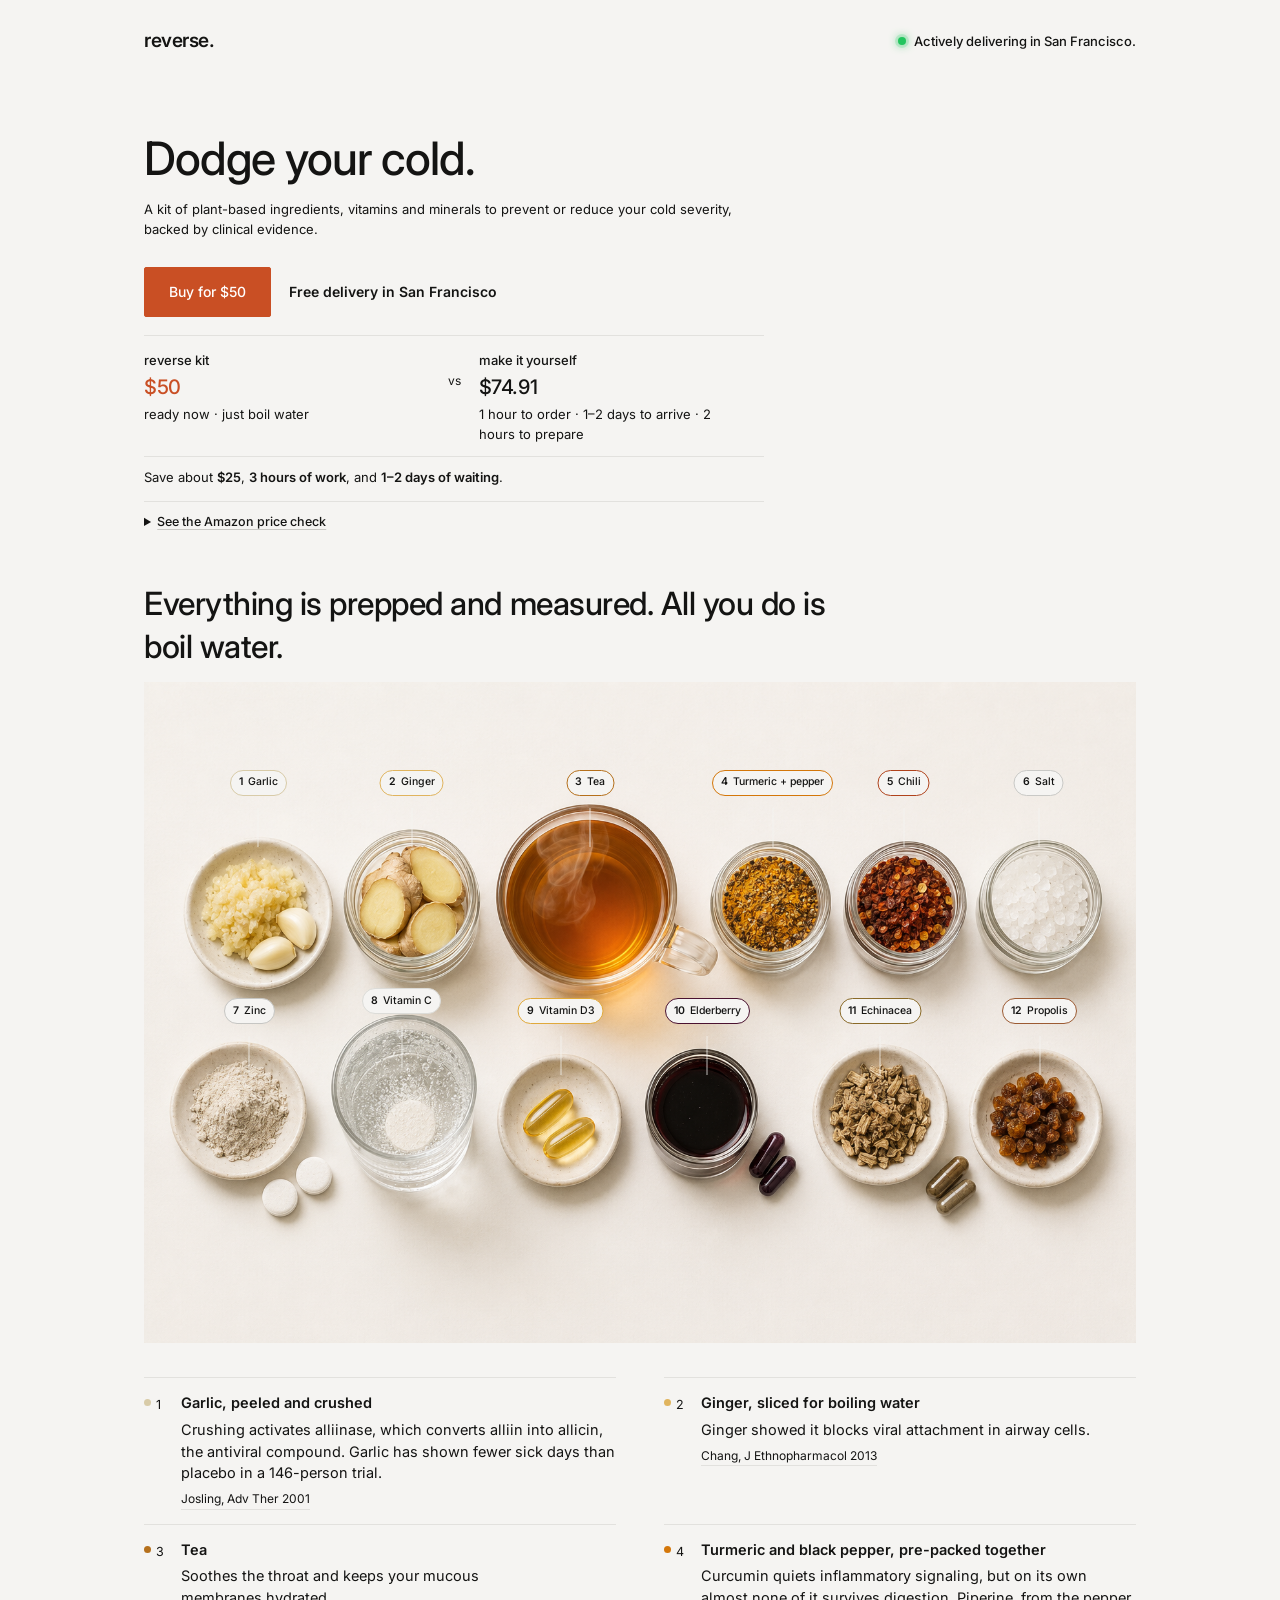
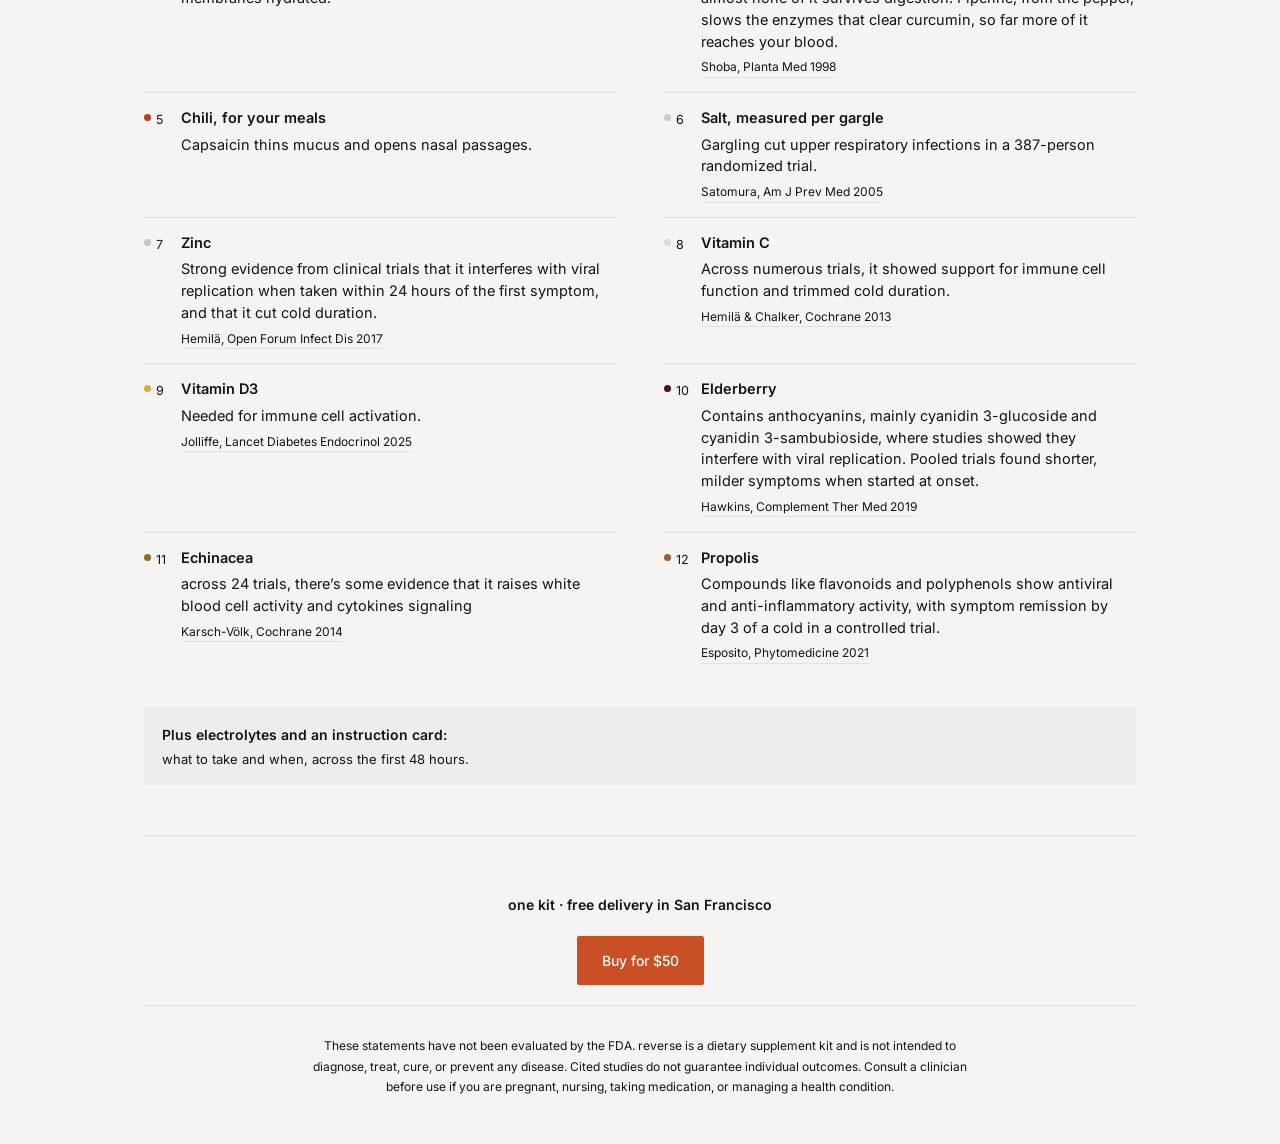
<file: index.html>
<!DOCTYPE html><html lang="en"><head><meta charSet="utf-8"/><meta name="viewport" content="width=device-width, initial-scale=1"/><link rel="preload" as="image" href="./reverse-kit.png"/><link rel="stylesheet" href="./style.css"/><title>Dodge your cold. — reverse</title><meta name="description" content="A kit of plant-based ingredients, vitamins and minerals to prevent or reduce your cold severity, backed by clinical evidence."/><meta property="og:title" content="Dodge your cold."/><meta property="og:description" content="A kit of plant-based ingredients, vitamins and minerals to prevent or reduce your cold severity, backed by clinical evidence."/><meta property="og:url" content="https://kadair1.github.io/reversecold/"/><meta property="og:type" content="website"/><meta property="og:image" content="https://kadair1.github.io/reversecold/og-dodge.png"/><meta property="og:image:width" content="1536"/><meta property="og:image:height" content="1024"/><meta name="twitter:card" content="summary_large_image"/><meta name="twitter:title" content="Dodge your cold."/><meta name="twitter:description" content="A kit of plant-based ingredients, vitamins and minerals to prevent or reduce your cold severity, backed by clinical evidence."/><meta name="twitter:image" content="https://kadair1.github.io/reversecold/og-dodge.png"/><link rel="shortcut icon" href="https://kadair1.github.io/reversecold/favicon.png"/><link rel="icon" href="https://kadair1.github.io/reversecold/favicon.png"/>
<link rel="stylesheet" href="https://fonts.googleapis.com/css2?family=Inter:wght@300;400;500;600&amp;display=swap" />
<style data-vinext-fonts>.__font_inter_10aityj { font-family: 'Inter', sans-serif; }

.__variable_inter_10aityj { --font-inter: 'Inter', sans-serif; }
</style>
</head><body class="__variable_inter_10aityj"><main><div class="wrap"><header><a class="mark" href="#top" aria-label="reverse home">reverse</a><div class="meta">Actively delivering in San Francisco.</div></header><section class="hero" id="top"><h1>Dodge your cold.</h1><p class="hero-support">A kit of plant-based ingredients, vitamins and minerals to prevent or reduce your cold severity, backed by clinical evidence.</p><div class="actions"><a class="buy" href="https://buy.stripe.com/00w4gAdY35AW3qXcpU4AU00">Buy for $50</a><span class="delivery-note">Free delivery in San Francisco</span></div><div class="value-proof" aria-label="Cost and time comparison"><div class="proof-item reverse-proof"><span>reverse kit</span><strong>$50</strong><small>ready now · just boil water</small></div><div class="proof-divider" aria-hidden="true">vs</div><div class="proof-item"><span>make it yourself</span><strong>$74.91</strong><small>1 hour to order · 1–2 days to arrive · 2 hours to prepare</small></div><p class="savings">Save about <b>$25</b>, <b>3 hours of work</b>, and<!-- --> <b>1–2 days of waiting</b>.</p></div><details class="price-check"><summary>See the Amazon price check</summary><div class="basket"><a href="https://www.amazon.com/dp/B0035APRLO" target="_blank" rel="noopener noreferrer"><span>Garlic</span><b>$0.99</b></a><a href="https://www.amazon.com/dp/B09B32RNV4" target="_blank" rel="noopener noreferrer"><span>Ginger</span><b>$1.87</b></a><a href="https://www.amazon.com/dp/B07W1WWT5D" target="_blank" rel="noopener noreferrer"><span>Turmeric</span><b>$2.62</b></a><a href="https://www.amazon.com/dp/B0CN1QPHZ1" target="_blank" rel="noopener noreferrer"><span>Black pepper</span><b>$1.69</b></a><a href="https://www.amazon.com/dp/B07VYNTRYJ" target="_blank" rel="noopener noreferrer"><span>Cayenne</span><b>$2.42</b></a><a href="https://www.amazon.com/dp/B07QW1G8MW" target="_blank" rel="noopener noreferrer"><span>Sea salt</span><b>$2.20</b></a><a href="https://www.amazon.com/dp/B00PSD42PS" target="_blank" rel="noopener noreferrer"><span>Tea</span><b>$3.97</b></a><a href="https://www.amazon.com/dp/B00024D3SK" target="_blank" rel="noopener noreferrer"><span>Zinc lozenges</span><b>$5.04</b></a><a href="https://www.amazon.com/dp/B018EAPQ38" target="_blank" rel="noopener noreferrer"><span>Vitamin C</span><b>$5.99</b></a><a href="https://www.amazon.com/dp/B004U3Y8SI" target="_blank" rel="noopener noreferrer"><span>Vitamin D3</span><b>$7.41</b></a><a href="https://www.amazon.com/dp/B0F94R33RW" target="_blank" rel="noopener noreferrer"><span>Elderberry</span><b>$11.59</b></a><a href="https://www.amazon.com/dp/B000GG15L6" target="_blank" rel="noopener noreferrer"><span>Echinacea</span><b>$7.69</b></a><a href="https://www.amazon.com/dp/B019ND0DU6" target="_blank" rel="noopener noreferrer"><span>Propolis spray</span><b>$13.99</b></a><a href="https://www.amazon.com/dp/B08TZM8S1F" target="_blank" rel="noopener noreferrer"><span>Electrolytes</span><b>$7.44</b></a><div class="basket-total"><span>Amazon basket</span><b>$74.91</b></div></div><p>Prices checked July 17, 2026 for the lowest-priced relevant pack found. Before tax; prices and availability change. Time includes 1 hour to order all the right things and 2 hours to prepare; delivery takes 1–2 days.</p></details></section><section class="spec" aria-labelledby="kit-heading"><div class="section-head"><h2 id="kit-heading">Everything is prepped and measured. All you do is boil water.</h2></div><div class="lay"><div class="image-stage"><img src="./reverse-kit.png" alt="The reverse kit ingredients arranged in two orderly rows" width="1536" height="1024"/><div class="dots" aria-hidden="true"><div class="dot r1 p1" style="--ring:#d8cba8"><i><b>1</b><span>Garlic</span></i></div><div class="dot r1 p2" style="--ring:#e0b45e"><i><b>2</b><span>Ginger</span></i></div><div class="dot r1 p3" style="--ring:#b5701c"><i><b>3</b><span>Tea</span></i></div><div class="dot r1 p4" style="--ring:#d4770a"><i><b>4</b><span>Turmeric + pepper</span></i></div><div class="dot r1 p5" style="--ring:#b0431c"><i><b>5</b><span>Chili</span></i></div><div class="dot r1 p6" style="--ring:#c9c9c6"><i><b>6</b><span>Salt</span></i></div><div class="dot r2 p7" style="--ring:#c6c6c3"><i><b>7</b><span>Zinc</span></i></div><div class="dot r2 p8" style="--ring:#dcdcd8"><i><b>8</b><span>Vitamin C</span></i></div><div class="dot r2 p9" style="--ring:#e0a93b"><i><b>9</b><span>Vitamin D3</span></i></div><div class="dot r2 p10" style="--ring:#4a1230"><i><b>10</b><span>Elderberry</span></i></div><div class="dot r2 p11" style="--ring:#8a6a28"><i><b>11</b><span>Echinacea</span></i></div><div class="dot r2 p12" style="--ring:#9c5b33"><i><b>12</b><span>Propolis</span></i></div></div></div></div><div class="notes"><article class="note" style="--sw:#d8cba8"><div class="number">1</div><div><h3>Garlic, peeled and crushed</h3><p>Crushing activates alliinase, which converts alliin into allicin, the antiviral compound. Garlic has shown fewer sick days than placebo in a 146-person trial.</p><a class="source" href="https://pubmed.ncbi.nlm.nih.gov/11697022/" target="_blank" rel="noopener noreferrer">Josling, Adv Ther 2001</a></div></article><article class="note" style="--sw:#e0b45e"><div class="number">2</div><div><h3>Ginger, sliced for boiling water</h3><p>Ginger showed it blocks viral attachment in airway cells.</p><a class="source" href="https://pubmed.ncbi.nlm.nih.gov/23123794/" target="_blank" rel="noopener noreferrer">Chang, J Ethnopharmacol 2013</a></div></article><article class="note" style="--sw:#b5701c"><div class="number">3</div><div><h3>Tea</h3><p>Soothes the throat and keeps your mucous membranes hydrated.</p></div></article><article class="note" style="--sw:#d4770a"><div class="number">4</div><div><h3>Turmeric and black pepper, pre-packed together</h3><p>Curcumin quiets inflammatory signaling, but on its own almost none of it survives digestion. Piperine, from the pepper, slows the enzymes that clear curcumin, so far more of it reaches your blood.</p><a class="source" href="https://pubmed.ncbi.nlm.nih.gov/9619120/" target="_blank" rel="noopener noreferrer">Shoba, Planta Med 1998</a></div></article><article class="note" style="--sw:#b0431c"><div class="number">5</div><div><h3>Chili, for your meals</h3><p>Capsaicin thins mucus and opens nasal passages.</p></div></article><article class="note" style="--sw:#c9c9c6"><div class="number">6</div><div><h3>Salt, measured per gargle</h3><p>Gargling cut upper respiratory infections in a 387-person randomized trial.</p><a class="source" href="https://pubmed.ncbi.nlm.nih.gov/16242593/" target="_blank" rel="noopener noreferrer">Satomura, Am J Prev Med 2005</a></div></article><article class="note" style="--sw:#c6c6c3"><div class="number">7</div><div><h3>Zinc</h3><p>Strong evidence from clinical trials that it interferes with viral replication when taken within 24 hours of the first symptom, and that it cut cold duration.</p><a class="source" href="https://pubmed.ncbi.nlm.nih.gov/28480298/" target="_blank" rel="noopener noreferrer">Hemilä, Open Forum Infect Dis 2017</a></div></article><article class="note" style="--sw:#dcdcd8"><div class="number">8</div><div><h3>Vitamin C</h3><p>Across numerous trials, it showed support for immune cell function and trimmed cold duration.</p><a class="source" href="https://www.cochrane.org/evidence/CD000980_vitamin-c-preventing-and-treating-common-cold" target="_blank" rel="noopener noreferrer">Hemilä &amp; Chalker, Cochrane 2013</a></div></article><article class="note" style="--sw:#e0a93b"><div class="number">9</div><div><h3>Vitamin D3</h3><p>Needed for immune cell activation.</p><a class="source" href="https://www.thelancet.com/journals/landia/article/PIIS2213-8587(24)00348-6/fulltext" target="_blank" rel="noopener noreferrer">Jolliffe, Lancet Diabetes Endocrinol 2025</a></div></article><article class="note" style="--sw:#4a1230"><div class="number">10</div><div><h3>Elderberry</h3><p>Contains anthocyanins, mainly cyanidin 3-glucoside and cyanidin 3-sambubioside, where studies showed they interfere with viral replication. Pooled trials found shorter, milder symptoms when started at onset.</p><a class="source" href="https://pubmed.ncbi.nlm.nih.gov/30670267/" target="_blank" rel="noopener noreferrer">Hawkins, Complement Ther Med 2019</a></div></article><article class="note" style="--sw:#8a6a28"><div class="number">11</div><div><h3>Echinacea</h3><p>across 24 trials, there’s some evidence that it raises white blood cell activity and cytokines signaling</p><a class="source" href="https://www.cochrane.org/evidence/CD000530_echinacea-preventing-and-treating-common-cold" target="_blank" rel="noopener noreferrer">Karsch-Völk, Cochrane 2014</a></div></article><article class="note" style="--sw:#9c5b33"><div class="number">12</div><div><h3>Propolis</h3><p>Compounds like flavonoids and polyphenols show antiviral and anti-inflammatory activity, with symptom remission by day 3 of a cold in a controlled trial.</p><a class="source" href="https://pubmed.ncbi.nlm.nih.gov/33113503/" target="_blank" rel="noopener noreferrer">Esposito, Phytomedicine 2021</a></div></article></div><div class="instruction-card"><b>Plus electrolytes and an instruction card:</b><p>what to take and when, across the first 48 hours.</p></div></section><section class="close" aria-label="Buy reverse"><div class="price"><small>one kit · free delivery in San Francisco</small></div><a class="buy" href="https://buy.stripe.com/00w4gAdY35AW3qXcpU4AU00">Buy for $50</a></section><footer><p>These statements have not been evaluated by the FDA. reverse is a dietary supplement kit and is not intended to diagnose, treat, cure, or prevent any disease. Cited studies do not guarantee individual outcomes. Consult a clinician before use if you are pregnant, nursing, taking medication, or managing a health condition.</p></footer></div></main></body></html>
</file>
<file: style.css>
/*! tailwindcss v4.2.1 | MIT License | https://tailwindcss.com */
@layer theme{:root,:host{--font-sans:ui-sans-serif, system-ui, sans-serif, "Apple Color Emoji", "Segoe UI Emoji", "Segoe UI Symbol", "Noto Color Emoji";--font-mono:ui-monospace, SFMono-Regular, Menlo, Monaco, Consolas, "Liberation Mono", "Courier New", monospace;--spacing:.25rem;--default-font-family:var(--font-sans);--default-mono-font-family:var(--font-mono)}}@layer base{*,:after,:before,::backdrop{box-sizing:border-box;border:0 solid;margin:0;padding:0}::file-selector-button{box-sizing:border-box;border:0 solid;margin:0;padding:0}html,:host{-webkit-text-size-adjust:100%;tab-size:4;line-height:1.5;font-family:var(--default-font-family,ui-sans-serif, system-ui, sans-serif, "Apple Color Emoji", "Segoe UI Emoji", "Segoe UI Symbol", "Noto Color Emoji");font-feature-settings:var(--default-font-feature-settings,normal);font-variation-settings:var(--default-font-variation-settings,normal);-webkit-tap-highlight-color:transparent}hr{height:0;color:inherit;border-top-width:1px}abbr:where([title]){-webkit-text-decoration:underline dotted;text-decoration:underline dotted}h1,h2,h3,h4,h5,h6{font-size:inherit;font-weight:inherit}a{color:inherit;-webkit-text-decoration:inherit;-webkit-text-decoration:inherit;-webkit-text-decoration:inherit;-webkit-text-decoration:inherit;text-decoration:inherit}b,strong{font-weight:bolder}code,kbd,samp,pre{font-family:var(--default-mono-font-family,ui-monospace, SFMono-Regular, Menlo, Monaco, Consolas, "Liberation Mono", "Courier New", monospace);font-feature-settings:var(--default-mono-font-feature-settings,normal);font-variation-settings:var(--default-mono-font-variation-settings,normal);font-size:1em}small{font-size:80%}sub,sup{vertical-align:baseline;font-size:75%;line-height:0;position:relative}sub{bottom:-.25em}sup{top:-.5em}table{text-indent:0;border-color:inherit;border-collapse:collapse}:-moz-focusring{outline:auto}progress{vertical-align:baseline}summary{display:list-item}ol,ul,menu{list-style:none}img,svg,video,canvas,audio,iframe,embed,object{vertical-align:middle;display:block}img,video{max-width:100%;height:auto}button,input,select,optgroup,textarea{font:inherit;font-feature-settings:inherit;font-variation-settings:inherit;letter-spacing:inherit;color:inherit;opacity:1;background-color:#0000;border-radius:0}::file-selector-button{font:inherit;font-feature-settings:inherit;font-variation-settings:inherit;letter-spacing:inherit;color:inherit;opacity:1;background-color:#0000;border-radius:0}:where(select:is([multiple],[size])) optgroup{font-weight:bolder}:where(select:is([multiple],[size])) optgroup option{padding-inline-start:20px}::file-selector-button{margin-inline-end:4px}::placeholder{opacity:1}@supports (not ((-webkit-appearance:-apple-pay-button))) or (contain-intrinsic-size:1px){::placeholder{color:currentColor}@supports (color:color-mix(in lab, red, red)){::placeholder{color:color-mix(in oklab, currentcolor 50%, transparent)}}}textarea{resize:vertical}::-webkit-search-decoration{-webkit-appearance:none}::-webkit-date-and-time-value{min-height:1lh;text-align:inherit}::-webkit-datetime-edit{display:inline-flex}::-webkit-datetime-edit-fields-wrapper{padding:0}::-webkit-datetime-edit{padding-block:0}::-webkit-datetime-edit-year-field{padding-block:0}::-webkit-datetime-edit-month-field{padding-block:0}::-webkit-datetime-edit-day-field{padding-block:0}::-webkit-datetime-edit-hour-field{padding-block:0}::-webkit-datetime-edit-minute-field{padding-block:0}::-webkit-datetime-edit-second-field{padding-block:0}::-webkit-datetime-edit-millisecond-field{padding-block:0}::-webkit-datetime-edit-meridiem-field{padding-block:0}::-webkit-calendar-picker-indicator{line-height:1}:-moz-ui-invalid{box-shadow:none}button,input:where([type=button],[type=reset],[type=submit]){appearance:button}::file-selector-button{appearance:button}::-webkit-inner-spin-button{height:auto}::-webkit-outer-spin-button{height:auto}[hidden]:where(:not([hidden=until-found])){display:none!important}}@layer components;@layer utilities{.relative{position:relative}.start{inset-inline-start:var(--spacing)}.hidden{display:none}.table{display:table}}:root{--w:#f5f4f2;--paper:#eeedeb;--line:#e2e1de;--grey:#141413;--dk:#141413;--ink:#141413;--accent:#c94f24;--accent-dark:#a93c17}*{box-sizing:border-box}html{scroll-behavior:smooth}body{background:var(--w);color:var(--ink);font-family:var(--font-inter), "Inter", system-ui, sans-serif;-webkit-font-smoothing:antialiased;margin:0;font-size:16px;font-weight:400;line-height:1.55}button,input{font:inherit}a{color:inherit}h1,h2,h3,p{text-wrap:pretty}.wrap{max-width:1040px;margin:0 auto;padding:0 24px}header{justify-content:space-between;align-items:center;padding:26px 0;display:flex}.mark{color:var(--ink);letter-spacing:-.025em;font-size:19px;font-weight:600;text-decoration:none}.mark:after{color:var(--ink);content:"."}.meta{color:var(--ink);align-items:center;gap:8px;font-size:13px;font-weight:500;display:flex}.meta:before{content:"";background:#22c55e;border-radius:50%;flex:none;width:8px;height:8px;box-shadow:0 0 0 3px #22c55e29,0 0 10px #22c55ee6}.hero{max-width:660px;padding:52px 0 16px}h1{letter-spacing:-.025em;max-width:660px;margin:0;font-size:clamp(30px,5vw,46px);font-weight:500;line-height:1.12}.hero-support{max-width:600px;color:var(--ink);margin:14px 0 0;font-size:13px;line-height:1.55}.lede{max-width:530px;color:var(--dk);margin:18px 0 0;font-size:18px;font-weight:400;line-height:1.55}.actions{flex-wrap:wrap;align-items:center;gap:18px;margin-top:28px;display:flex}.delivery-note{color:var(--ink);font-size:14px;font-weight:600}.buy{border:1px solid var(--accent);background:var(--accent);color:#fff;cursor:pointer;border-radius:2px;padding:13px 24px;font-size:14px;font-weight:500;text-decoration:none;transition:background .15s,border-color .15s;display:inline-block}.buy:hover{border-color:var(--accent-dark);background:var(--accent-dark)}.buy:focus-visible,summary:focus-visible,.dismiss:focus-visible,.field:focus-visible,.pay:focus-visible{outline:2px solid var(--accent);outline-offset:3px}.value-proof{border-top:1px solid var(--line);border-bottom:1px solid var(--line);grid-template-columns:1fr auto 1fr;align-items:start;max-width:620px;margin-top:18px;padding:14px 0;display:grid}.proof-item{gap:2px;display:grid}.proof-item span{color:var(--grey);font-size:13px;font-weight:500}.proof-item strong{color:var(--ink);letter-spacing:-.02em;font-size:20px;font-weight:500}.proof-item small{max-width:245px;color:var(--dk);font-size:13px;font-weight:400;line-height:1.5}.reverse-proof strong{color:var(--accent)}.proof-divider{color:var(--grey);padding:22px 18px 0;font-size:12px;font-weight:400}.savings{border-top:1px solid var(--line);color:var(--dk);text-align:left;grid-column:1/-1;margin:12px 0 0;padding-top:10px;font-size:13px}.savings b{color:var(--ink);font-weight:600}.price-check{max-width:620px;color:var(--grey);margin-top:10px;font-size:12.5px}.price-check summary{cursor:pointer;text-underline-offset:3px;width:fit-content;font-weight:500;-webkit-text-decoration:underline #c9c8c4;text-decoration:underline #c9c8c4}.basket{border:1px solid var(--line);background:#fff;grid-template-columns:repeat(2,minmax(0,1fr));gap:1px 24px;margin-top:12px;padding:12px 14px;display:grid}.basket a,.basket-total{border-bottom:1px solid var(--paper);justify-content:space-between;gap:10px;padding:4px 0;text-decoration:none;display:flex}.basket a:hover span{color:var(--accent)}.basket b{font-weight:600}.basket-total{border-top:1px solid var(--line);color:var(--ink);border-bottom:0;grid-column:1/-1;margin-top:6px;padding-top:9px;font-size:12px}.price-check>p{margin:9px 0 0;line-height:1.55}.spec{padding:34px 0 10px}.section-head{margin-bottom:14px}.section-head h2{letter-spacing:-.015em;text-align:left;max-width:760px;margin:0;font-size:clamp(25px,3.2vw,32px);font-weight:500;line-height:1.35}.lay{background:#d9d5cc;width:100%;overflow-x:auto}.image-stage{width:100%;position:relative}.image-stage img{width:100%;height:auto;display:block}.dots{pointer-events:none;position:absolute;inset:0}.dot{background:#f5f4f2bf;width:1px;position:absolute;transform:translate(-50%)}.dot i{border:1.5px solid var(--ring,#cfcecb);background:var(--w);min-width:22px;height:26px;color:var(--ink);white-space:nowrap;border-radius:999px;justify-content:center;align-items:center;gap:5px;padding:0 8px;font-size:10.5px;font-style:normal;font-weight:500;display:flex;position:absolute;top:-12px;left:50%;transform:translate(-50%,-100%)}.dot i b{font-weight:600}.r1{height:6%;top:19%}.r2{height:6%;top:53.5%}.p1{left:11.5%}.p2{left:27%}.p3{left:45%}.p4{left:63.4%}.p5{left:76.6%}.p6{left:90.2%}.p7{left:10.6%}.p8{left:26%}.p9{left:42%}.p10{left:56.8%}.p11{left:74.2%}.p12{left:90.3%}.r2.p8{height:6%;top:52%}.notes{grid-template-columns:1fr 1fr;gap:0 48px;margin-top:34px;display:grid}.note{border-top:1px solid var(--line);grid-template-columns:24px 1fr;gap:13px;padding:14px 0;display:grid}.number{color:var(--grey);white-space:nowrap;align-items:flex-start;gap:5px;padding-top:3px;font-size:12.5px;display:flex}.number:before{background:var(--sw,var(--grey));content:"";border-radius:50%;flex:none;width:7px;height:7px;margin-top:4px}.note h3{letter-spacing:0;margin:0;font-size:14.5px;font-weight:600}.note p{color:var(--dk);margin:4px 0 0;font-size:14.5px;font-weight:400;line-height:1.5}.source{border-bottom:1px solid var(--line);color:var(--grey);margin-top:6px;font-size:12px;text-decoration:none;display:inline-block}.source:hover{border-color:var(--accent);color:var(--accent)}.instruction-card{background:var(--paper);margin-top:28px;padding:16px 18px}.instruction-card span{color:var(--grey);margin-bottom:3px;font-size:11px;font-weight:500;display:block}.instruction-card b{font-size:14px;font-weight:600}.instruction-card p{color:var(--grey);margin:2px 0 0;font-size:13px}.close{border-top:1px solid var(--line);text-align:center;margin-top:40px;padding:52px 0 20px}.close .price{letter-spacing:-.02em;font-size:34px;font-weight:500}.close .price small{color:var(--ink);letter-spacing:0;margin-top:6px;font-size:14px;font-weight:600;display:block}.close .buy{margin-top:20px}footer{border-top:1px solid var(--line);padding:30px 0 46px}footer p{max-width:660px;color:var(--grey);text-align:center;margin:0 auto;font-size:12px;line-height:1.7}.veil{z-index:50;background:#1414138c;justify-content:center;align-items:center;padding:20px;display:flex;position:fixed;inset:0}.checkout{border:1px solid var(--line);background:#fff;border-radius:3px;width:min(390px,100%);max-height:92vh;padding:26px;overflow:auto}.checkout-top{justify-content:space-between;align-items:flex-start;margin-bottom:16px;display:flex}.checkout-mark{font-size:16px;font-weight:600}.amount{letter-spacing:-.025em;margin-top:8px;font-size:27px;font-weight:500}.amount small{color:var(--grey);letter-spacing:0;margin-top:2px;font-size:12px;font-weight:400;display:block}.dismiss{color:var(--grey);cursor:pointer;background:0 0;border:0;font-size:24px;font-weight:400;line-height:1}.demo{border:1px solid var(--line);background:var(--paper);color:var(--dk);margin-bottom:14px;padding:7px 9px;font-size:12px}label{color:var(--dk);margin:13px 0 5px;font-size:13px;font-weight:500;display:block}.field{border:1px solid var(--line);width:100%;min-width:0;color:var(--ink);background:#fff;border-radius:2px;padding:10px 11px;font-size:14px;font-weight:400}.field:focus{border-color:var(--accent);outline:0}.card-grid{grid-template-columns:1fr 75px 64px;display:grid}.card-grid .field{border-radius:0}.card-grid .field:first-child{border-radius:2px 0 0 2px}.card-grid .field:last-child{border-radius:0 2px 2px 0}.card-grid .field:not(:first-child){border-left:0}.checkout-line{border-top:1px solid var(--line);color:var(--grey);justify-content:space-between;margin-top:14px;padding:9px 0 0;font-size:13px;display:flex}.checkout-line+.checkout-line{border-top:0;margin-top:0}.checkout-line.total{color:var(--ink);font-size:14px;font-weight:600}.pay{background:var(--ink);color:#fff;cursor:pointer;border:0;border-radius:2px;width:100%;margin-top:17px;padding:12px;font-size:14px;font-weight:500}.pay:disabled{cursor:default;opacity:.55}.secure{color:var(--grey);text-align:center;margin-top:10px;font-size:11.5px}.done{text-align:center;padding:12px 0 4px}.done-ring{border:1px solid var(--accent);width:44px;height:44px;color:var(--accent);border-radius:50%;justify-content:center;align-items:center;margin:0 auto 14px;font-size:19px;display:flex}.done h3{margin:0;font-size:20px;font-weight:600}.done p{color:var(--dk);margin:8px 0 18px;font-size:14px}@media (width<=760px){.wrap{padding:0 16px}.meta{font-size:12px}.image-stage{min-width:720px}.hero{padding:40px 0 16px}.value-proof{grid-template-columns:1fr;gap:11px}.proof-divider{display:none}.proof-item{border-bottom:1px solid var(--line);padding-bottom:10px}.savings{border-top:0;margin-top:0;padding-top:0}.basket{grid-template-columns:1fr}.basket-total{grid-column:1}.notes{grid-template-columns:1fr;gap:0}}@media (prefers-reduced-motion:reduce){html{scroll-behavior:auto}.buy{transition:none}}
</file>
